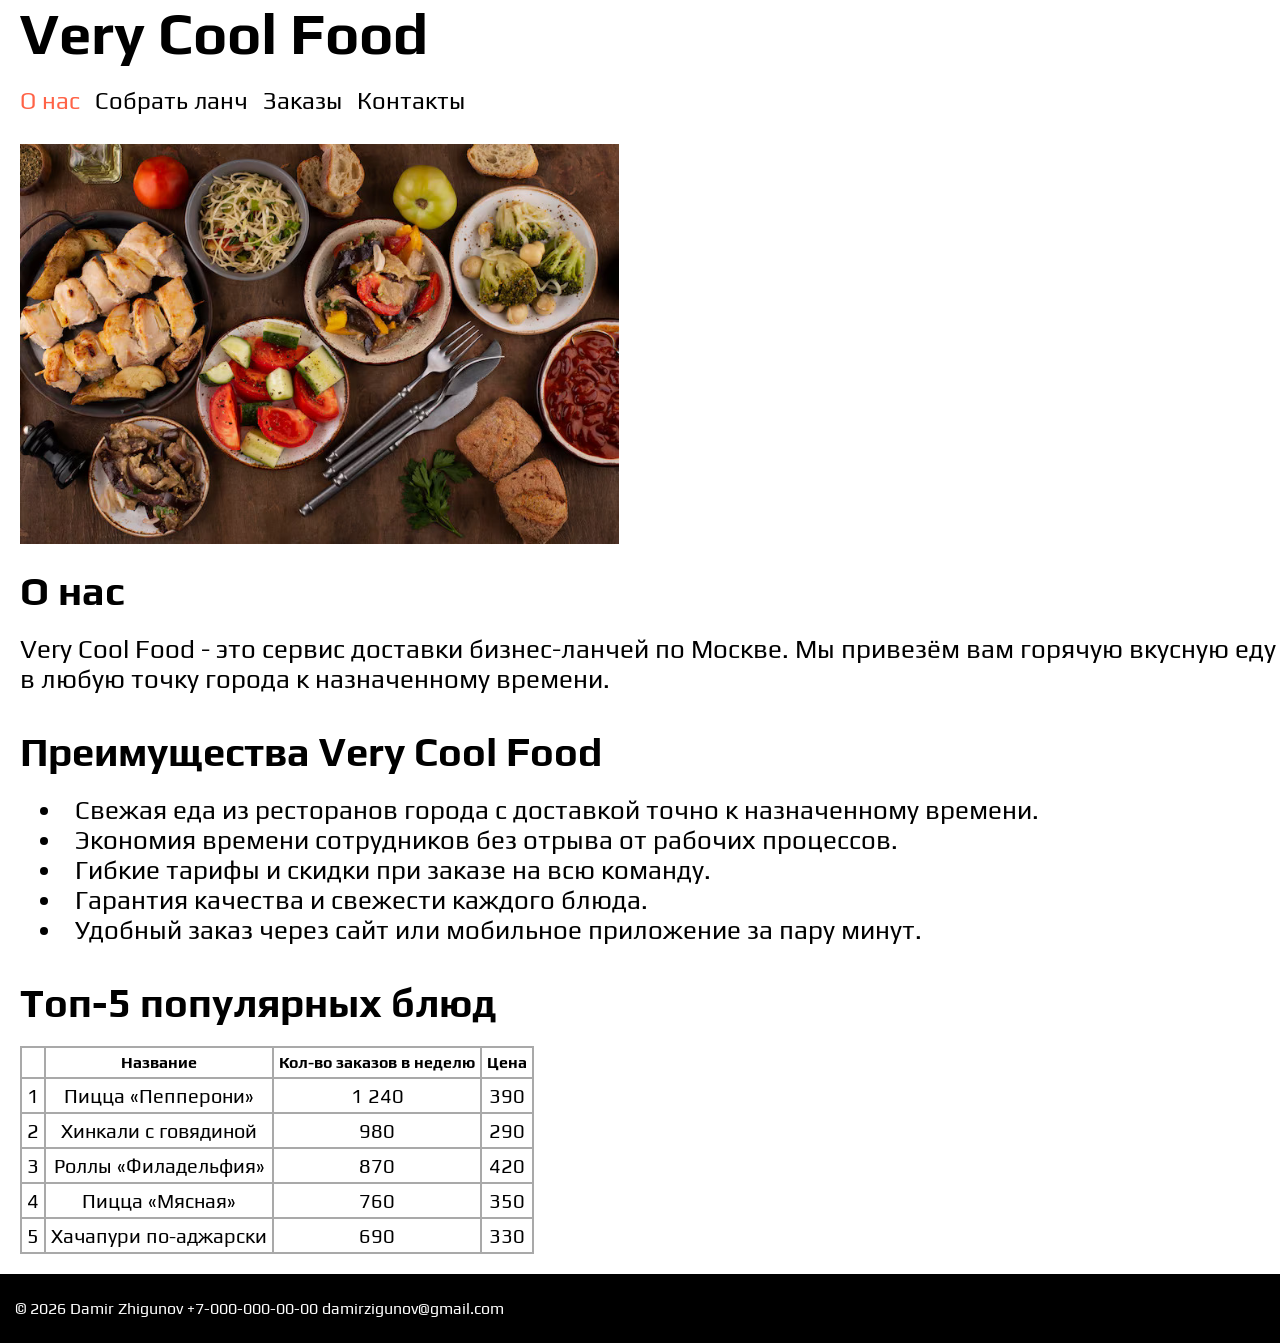
<file: index.html>
<!DOCTYPE html>
<html lang="ru">
    <head>
        <meta charset="utf-8">
        <meta name="viewport" content="width=device-width, initial-scale=1">
        <title>Собрать ланч — Very Cool Food</title>
        <link rel="stylesheet" href="styles/style.css">
        <link rel="preconnect" href="https://fonts.googleapis.com">
        <link rel="preconnect" href="https://fonts.gstatic.com" crossorigin>
        <link href="https://fonts.googleapis.com/css2?family=Play:wght@400;700&display=swap" rel="stylesheet">
    </head>
    <body>
        <header>
            <section>
                <h1 class="main-title">Very Cool Food</h1>
                <nav>
                    <ul>
                        <li><a href="index.html" id="active" class="links-header">О нас</a></li>
                        <li><a href="lunch.html" class="links-header">Собрать ланч</a></li>
                        <li><a href="#" class="links-header">Заказы</a></li>
                        <li><a href="#footer" class="links-header">Контакты</a></li>
                    </ul>
                </nav>
            </section>
        </header>
        <main>
            <section>
                <div class="cool-img">
                    <img src="images/yo.jpg" alt="very cool table with food">
                </div>
                <h2>О нас</h2>
                <p class="text">
                    Very Cool Food - это сервис доставки
                    бизнес-ланчей по Москве. Мы привезём
                    вам горячую вкусную еду в любую точку
                    города к назначенному времени.
                </p>
            </section>
            <section>
                <h2>Преимущества Very Cool Food</h2>
                <ul class="text">
                    <li>Свежая еда из ресторанов города с доставкой точно к назначенному времени.</li>
                    <li>Экономия времени сотрудников без отрыва от рабочих процессов.</li>
                    <li>Гибкие тарифы и скидки при заказе на всю команду.</li>
                    <li>Гарантия качества и свежести каждого блюда.</li>
                    <li>Удобный заказ через сайт или мобильное приложение за пару минут.</li>
                </ul>
            </section>
            <section>
                <h2>Топ-5 популярных блюд</h2>
                <table>
                    <tr class="table-caption">
                        <td></td>
                        <td>Название</td>
                        <td>Кол-во заказов в неделю</td>
                        <td>Цена</td>
                    </tr>
                    <tr class="table-text">
                        <td>1</td>
                        <td>Пицца «Пепперони»</td>
                        <td>1 240</td>
                        <td>390</td>
                    </tr>
                    <tr class="table-text">
                        <td>2</td>
                        <td>Хинкали с говядиной</td>
                        <td>980</td>
                        <td>290</td>
                    </tr>
                    <tr class="table-text">
                        <td>3</td>
                        <td>Роллы «Филадельфия»</td>
                        <td>870</td>
                        <td>420</td>
                    </tr>
                    <tr class="table-text">
                        <td>4</td>
                        <td>Пицца «Мясная»</td>
                        <td>760</td>
                        <td>350</td>
                    </tr>
                    <tr class="table-text">
                        <td>5</td>
                        <td>Хачапури по-аджарски</td>
                        <td>690</td>
                        <td>330</td>
                    </tr>
                </table>
            </section>
        </main>
        <footer id="footer">
            <p>&copy; 2026 Damir Zhigunov <a href="tel:+70000000000" class="links-footer">+7-000-000-00-00</a> <a href="mailto:damirzigunov@gmail.com" class="links-footer">damirzigunov@gmail.com</a></p>
        </footer>
    </body>
</html>
</file>
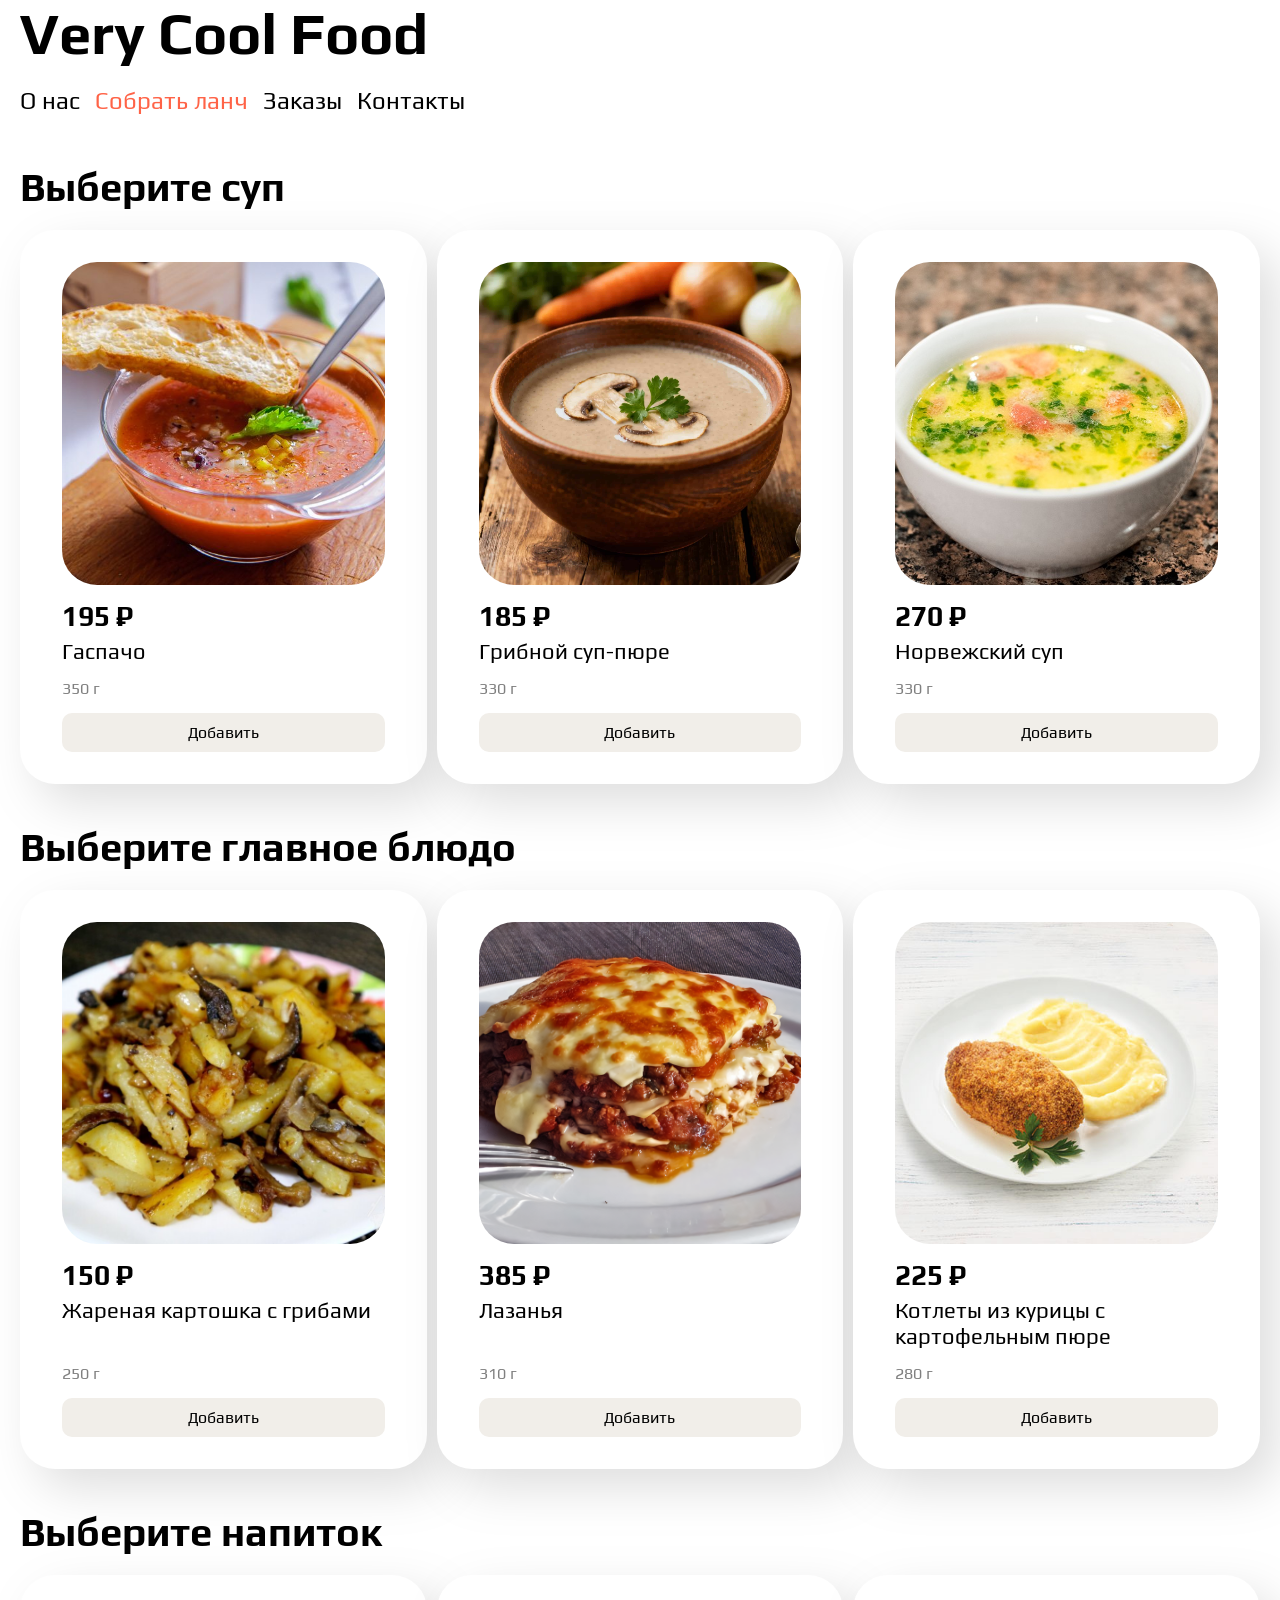
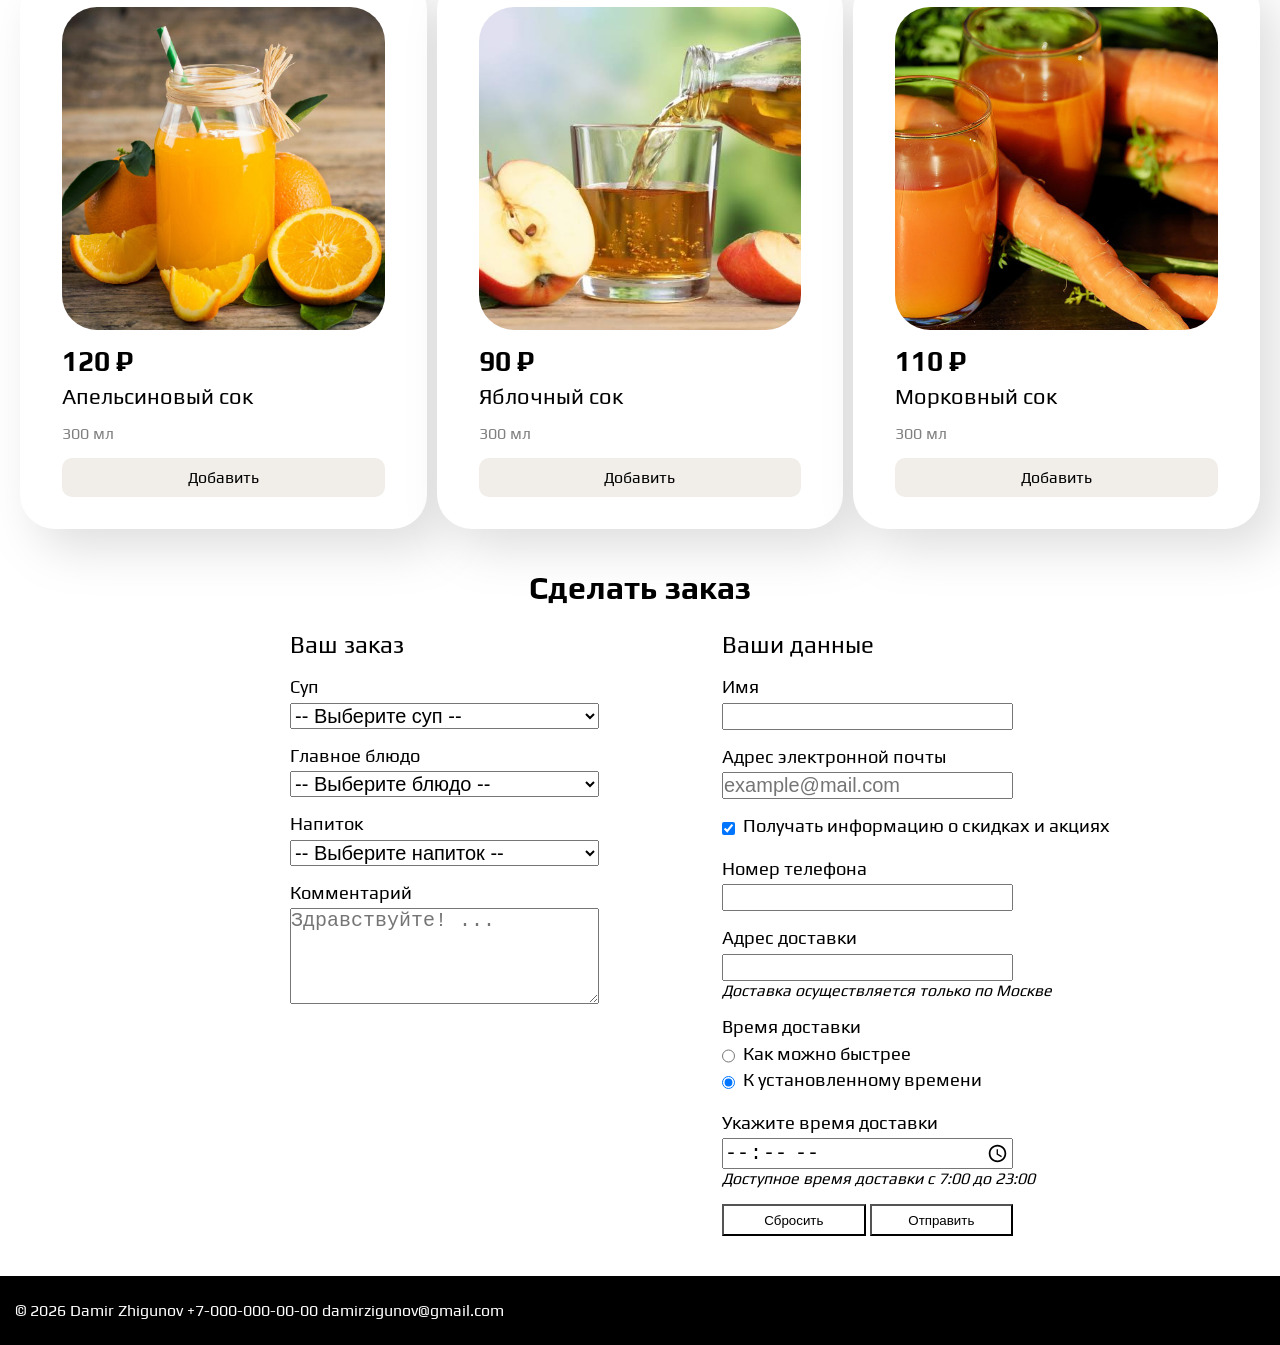
<file: lunch.html>
<!DOCTYPE html>
<html lang="ru">
    <head>
        <meta charset="utf-8">
        <meta name="viewport" content="width=device-width, initial-scale=1">
        <title>Собрать ланч — Very Cool Food</title>
        <link rel="stylesheet" href="styles/style.css">
        <link rel="stylesheet" href="styles/lunch.css">
        <link rel="preconnect" href="https://fonts.googleapis.com">
        <link rel="preconnect" href="https://fonts.gstatic.com" crossorigin>
        <link href="https://fonts.googleapis.com/css2?family=Play:wght@400;700&display=swap" rel="stylesheet">
    </head>
    <body>
        <header>
            <section>
                <h1 class="main-title">Very Cool Food</h1>
                <nav>
                    <ul>
                        <li><a href="index.html" class="links-header">О нас</a></li>
                        <li><a href="lunch.html" id="active" class="links-header">Собрать ланч</a></li>
                        <li><a href="#" class="links-header">Заказы</a></li>
                        <li><a href="#footer" class="links-header">Контакты</a></li>
                    </ul>
                </nav>
            </section>
        </header>
        <main>
            <section>
                <h2>Выберите суп</h2>
                <div class="dishes">
                    <div class="dish">
                        <img class="dish-img" src="images/gaspacho.jpg" alt="гаспачо">
                        <p class="dish-price">195 ₽</p>
                        <p class="dish-name">Гаспачо</p>
                        <p class="dish-weight">350 г</p>
                        <button class="dish-button">Добавить</button>
                    </div>
                    <div class="dish">
                        <img class="dish-img" src="images/mushroom-soup.jpg" alt="грибной суп-пюре">
                        <p class="dish-price">185 ₽</p>
                        <p class="dish-name">Грибной суп-пюре</p>
                        <p class="dish-weight">330 г</p>
                        <button class="dish-button">Добавить</button>
                    </div>
                    <div class="dish">
                        <img class="dish-img" src="images/norwegian-soup.jpg" alt="норвежский суп">
                        <p class="dish-price">270 ₽</p>
                        <p class="dish-name">Норвежский суп</p>
                        <p class="dish-weight">330 г</p>
                        <button class="dish-button">Добавить</button>
                    </div>
                </div>
            </section>
            <section>
                <h2>Выберите главное блюдо</h2>
                <div class="dishes">
                    <div class="dish">
                        <img class="dish-img" src="images/potato-mushrooms.jpg" alt="жареная картошка с грибами">
                        <p class="dish-price">150 ₽</p>
                        <p class="dish-name">Жареная картошка с грибами</p>
                        <p class="dish-weight">250 г</p>
                        <button class="dish-button">Добавить</button>
                    </div>
                    <div class="dish">
                        <img class="dish-img" src="images/lasagna.jpg" alt="лазанья">
                        <p class="dish-price">385 ₽</p>
                        <p class="dish-name">Лазанья</p>
                        <p class="dish-weight">310 г</p>
                        <button class="dish-button">Добавить</button>
                    </div>
                    <div class="dish">
                        <img class="dish-img" src="images/cutlets.jpg" alt="котлеты из курицы с картофельным пюре">
                        <p class="dish-price">225 ₽</p>
                        <p class="dish-name">Котлеты из курицы с картофельным пюре</p>
                        <p class="dish-weight">280 г</p>
                        <button class="dish-button">Добавить</button>
                    </div>
                </div>
            </section>
            <section>
                <h2>Выберите напиток</h2>
                <div class="dishes">
                    <div class="dish">
                        <img class="dish-img" src="images/orange-juice.jpg" alt="апельсиновый сок">
                        <p class="dish-price">120 ₽</p>
                        <p class="dish-name">Апельсиновый сок</p>
                        <p class="dish-weight">300 мл</p>
                        <button class="dish-button">Добавить</button>
                    </div>
                    <div class="dish">
                        <img class="dish-img" src="images/apple-juice.jpg" alt="яблочный сок">
                        <p class="dish-price">90 ₽</p>
                        <p class="dish-name">Яблочный сок</p>
                        <p class="dish-weight">300 мл</p>
                        <button class="dish-button">Добавить</button>
                    </div>
                    <div class="dish">
                        <img class="dish-img" src="images/carrot-juice.jpg" alt="морковный сок">
                        <p class="dish-price">110 ₽</p>
                        <p class="dish-name">Морковный сок</p>
                        <p class="dish-weight">300 мл</p>
                        <button class="dish-button">Добавить</button>
                    </div>
                </div>
            </section>
        </main>
        <div class="form-container">
            <form class="order-form" method="POST" action="https://httpbin.org/post">
                <h1 class="order-title">Сделать заказ</h1>

                <div class="form-columns">
                    <div class="form-column">
                        <h2>Ваш заказ</h2>
                        <div class="field">
                            <label for="select-soup">Суп</label>
                            <select id="select-soup" name="soup" required>
                                <option value="" selected>-- Выберите суп --</option>
                                <option value="gaspacho">Гаспачо</option>
                                <option value="mushroom-soup">Грибной суп-пюре</option>
                                <option value="norwegian-soup">Норвежский суп</option>
                            </select>
                        </div>
                        <div class="field">
                            <label for="select-dish">Главное блюдо</label>
                            <select id="select-dish" name="dish" required>
                                <option value="" selected>-- Выберите блюдо --</option>
                                <option value="potato-with-mushrooms">Жаренная картошка с грибами</option>
                                <option value="lasagna">Лазанья</option>
                                <option value="chicken-cutlets-with-potato">Котлеты из курицы с картофельным пюре</option>
                            </select>
                        </div>
                        <div class="field">
                            <label for="select-drink">Напиток</label>
                            <select id="select-drink" name="drink" required>
                                <option value="" selected>-- Выберите напиток --</option>
                                <option value="orange-juice">Апельсиновый сок</option>
                                <option value="apple-juice">Яблочный сок</option>
                                <option value="carrot-juice">Морковный сок</option>
                            </select>
                        </div>
                        <div class="field">
                            <label for="comment">Комментарий</label>
                            <textarea id="comment" name="comment" spellcheck="true" placeholder="Здравствуйте! ..." maxlength="500"></textarea>
                        </div>
                    </div>


                    
                    <div class="form-column">
                        <h2>Ваши данные</h2>
                        <div class="field">
                            <label for="order-name">Имя</label>
                            <input type="text" id="order-name" name="name" required>
                        </div>
                        <div class="field">
                            <label for="email">Адрес электронной почты</label>
                            <input type="email" id="email" name="email" placeholder="example@mail.com" required>
                        </div>

                        <div class="field field-checkbox">
                            <input type="checkbox" id="ads-check" name="ads" checked>
                            <label for="ads-check">Получать информацию о скидках и акциях</label>
                        </div>

                        <div class="field">
                            <label for="phone-number">Номер телефона</label>
                            <input type="tel" id="phone-number" name="phone-number" required>
                        </div>
                        <div class="field">
                            <label for="order-address">Адрес доставки</label>
                            <input type="text" id="order-address" name="order-address" required>
                            <p class="cursive-note">Доставка осуществляется только по Москве</p>
                        </div>

                        <div class="field">
                            <p class="radio-note">Время доставки</p>

                            <div class="radio-row">
                                <input type="radio" id="radio1" name="delivery-speed" value="as-fast-as-possible">
                                <label for="radio1">Как можно быстрее</label>
                            </div>

                            <div class="radio-row">
                                <input type="radio" id="radio2" name="delivery-speed" value="at-the-stated-time" checked>
                                <label for="radio2">К установленному времени</label>
                            </div>
                        </div>

                        <div class="field">
                            <label for="delivery-time">Укажите время доставки</label>
                            <input type="time" id="delivery-time" name="delivery-time" min="07:00" max="23:00" step="300">
                            <p class="cursive-note">Доступное время доставки с 7:00 до 23:00</p>
                        </div>
                        <div class="field button-field">
                            <button type="reset">Сбросить</button>
                            <button type="submit">Отправить</button>
                        </div>
                    </div>
                </div>
            </form>
        </div>
        <footer id="footer">
            <p>&copy; 2026 Damir Zhigunov <a href="tel:+70000000000" class="links-footer">+7-000-000-00-00</a> <a href="mailto:damirzigunov@gmail.com" class="links-footer">damirzigunov@gmail.com</a></p>
        </footer>
    </body>
</html>
</file>
<file: styles/style.css>
* {
    box-sizing: border-box;
    padding: 0;
    margin: 0;
}

html, body {
    height: 100%;
}

body {
    margin: 0;
    padding: 0;
    font-family: "Play", sans-serif;
    display: flex;
    flex-direction: column;
    min-height: 100vh;
}

main {
    flex: 1 0 auto;
}

header {
    background-color: white;
    color: black;
    padding: 0;
    text-align: left;
    margin: 0 0 30px 0;
}

header section {
    padding: 0 0 0 20px;
}

header .main-title {
    text-align: left;
    font-size: 58px;
    margin: 0 0 20px 0;
}

header nav ul {
    display: flex;
    flex-wrap: wrap;
    gap: 15px;
    list-style: none;
    padding: 0;
}

header li {
    max-width: 300px;
}

.play-regular {
  font-family: "Play", sans-serif;
  font-weight: 400;
  font-style: normal;
}

.play-bold {
  font-family: "Play", sans-serif;
  font-weight: 700;
  font-style: normal;
}

main section {
    margin: 0 0 0 20px;
}

main ul {
    list-style-position: inside;
}

main li {
    padding: 0 20px;
}

main h2 {
    font-size: 40px;
    padding: 0;
    margin: 20px 0;
}

main .text {
    font-size: 26px;
    padding: 0;
    margin: 0 0 35px 0;
}

.table-caption {
    font-weight: bold;
}

.table-text {
    font-size: 20px;
    padding: 10px;
}

main td {
    border: 2px solid darkgrey;
    padding: 5px;
    text-align: center;
}

main table {
    border-collapse: collapse;
    margin: 0 0 20px 0;
}

footer {
    background-color: black;
    color: white;
    margin: 0;
    padding: 0;
    flex-shrink: 0;
}

footer p {
    margin: 0;
    padding: 25px 15px;
}

.links-header {
    color: black;
    text-decoration: none;
    font-size: 24px;
    font-weight: 400;
}

.links-footer {
    color: white;
    text-decoration: none;
    font-size: 16px;
    font-weight: 400;
}

.links-header:hover {
    color: orange;
}

.links-footer:hover {
    color: orangered;
}

#active {
    color: tomato;
}

.cool-img img {
    height: 400px;
}

/* адаптивность */

@media (max-width: 800px) {
    header nav ul {
        justify-content: space-between;
    }

    header .main-title {
        text-align: center;
    }

    .cool-img img {
        width: 500px;
        height: auto;
    }
}

@media (max-width: 600px) {
    header nav ul {
        flex-direction: column;
        align-items: center;
    }

    .links-header {
        font-size: 28px;
    }

    .cool-img img {
        width: 100%;
    }

    .table-text {
        font-size: 18px;
    }
}

@media (max-width: 400px) {
    .table-text {
        font-size: 16px;
    }
}
</file>
<file: styles/lunch.css>
main .dishes {
    display: grid;
    grid-template-columns: repeat(3, 1fr);
    gap: 10px;
    margin: 0 20px 40px 0;
}

.dish {
    display: flex;
    flex-direction: column;
    background-color: white;
    padding: 30px 40px;
    border-radius: 35px;
    border: 2px solid transparent;
    cursor: pointer;
    filter: drop-shadow(17px 19px 24px rgba(0, 0, 0, 0.13));
}

.dish:hover {
    border-color: tomato;
}

.dish-img {
    width: 100%;
    border-radius: 35px;
    aspect-ratio: 1 / 1;
    object-fit: cover;
}

.dish-price {
    font-size: 28px;
    font-weight: 700;
    margin-top: 15px;
}

.dish-name {
    font-size: 22px;
    margin-top: 6px;
}

.dish-weight {
    color: grey;
    margin-top: auto;
    padding-top: 15px;
}

.dish-button {
    background-color: #f1eee9;
    border: none;
    border-radius: 10px;
    padding: 10px 30px;
    margin-top: 15px;
    font-family: inherit;
    font-size: 16px;
    text-align: center;
    cursor: pointer;
}

.dish:hover .dish-button {
    background-color: tomato;
    color: white;
}

form h1 {
    text-align: center;
    margin-bottom: 25px;
}

form h2 {
    font-weight: 200;
    margin-bottom: 10px;
}

.form-columns {
    display: flex;
    justify-content: center;
    padding-left: 120px;
    gap: 20px
}

.form-column {
    flex: 0 0 auto;
}

label,.order-title {
    display: block;
}

.field {
    padding: 0.5rem 0;
}

.cursive-note {
    font-style: italic;
}

form textarea,form select,form input[type="text"],form input[type="email"],form input[type="tel"],form input[type="time"] {
    width: 75%;
    font-size: 1.25rem;
}

form button {
    background-color: white;
    box-sizing: border-box;
    width: 37%;
    height: 2rem;
}

form .button-field {
    margin-bottom: 2rem;
}

.field-checkbox,.radio-row {
    display: flex;
    flex-direction: row;
    gap: 8px;
}

form textarea {
    width: 19.3rem;
    height: 6rem;
    max-width: 25rem;
    max-height: 10rem;
    min-width: 19.3rem;
    min-height: 6rem;
}

form label,form .radio-note {
    font-size: 1.15rem;
    padding-bottom: 0.35rem;
}

/* адаптивность */

@media (max-width: 1000px) {
    .form-columns {
        justify-content: space-around;
        gap: 0px;
        padding: 0px;
        margin: 0px;
    }

    .form-column {
        flex: 0 0 400px;
    }
}

@media (max-width: 800px) {
    main .dishes {
        grid-template-columns: repeat(2, 1fr);
    }
}

@media (max-width: 600px) {
    main section h2 {
        text-align: center;
    }

    main .dishes {
        grid-template-columns: 1fr;
    }
}
</file>
